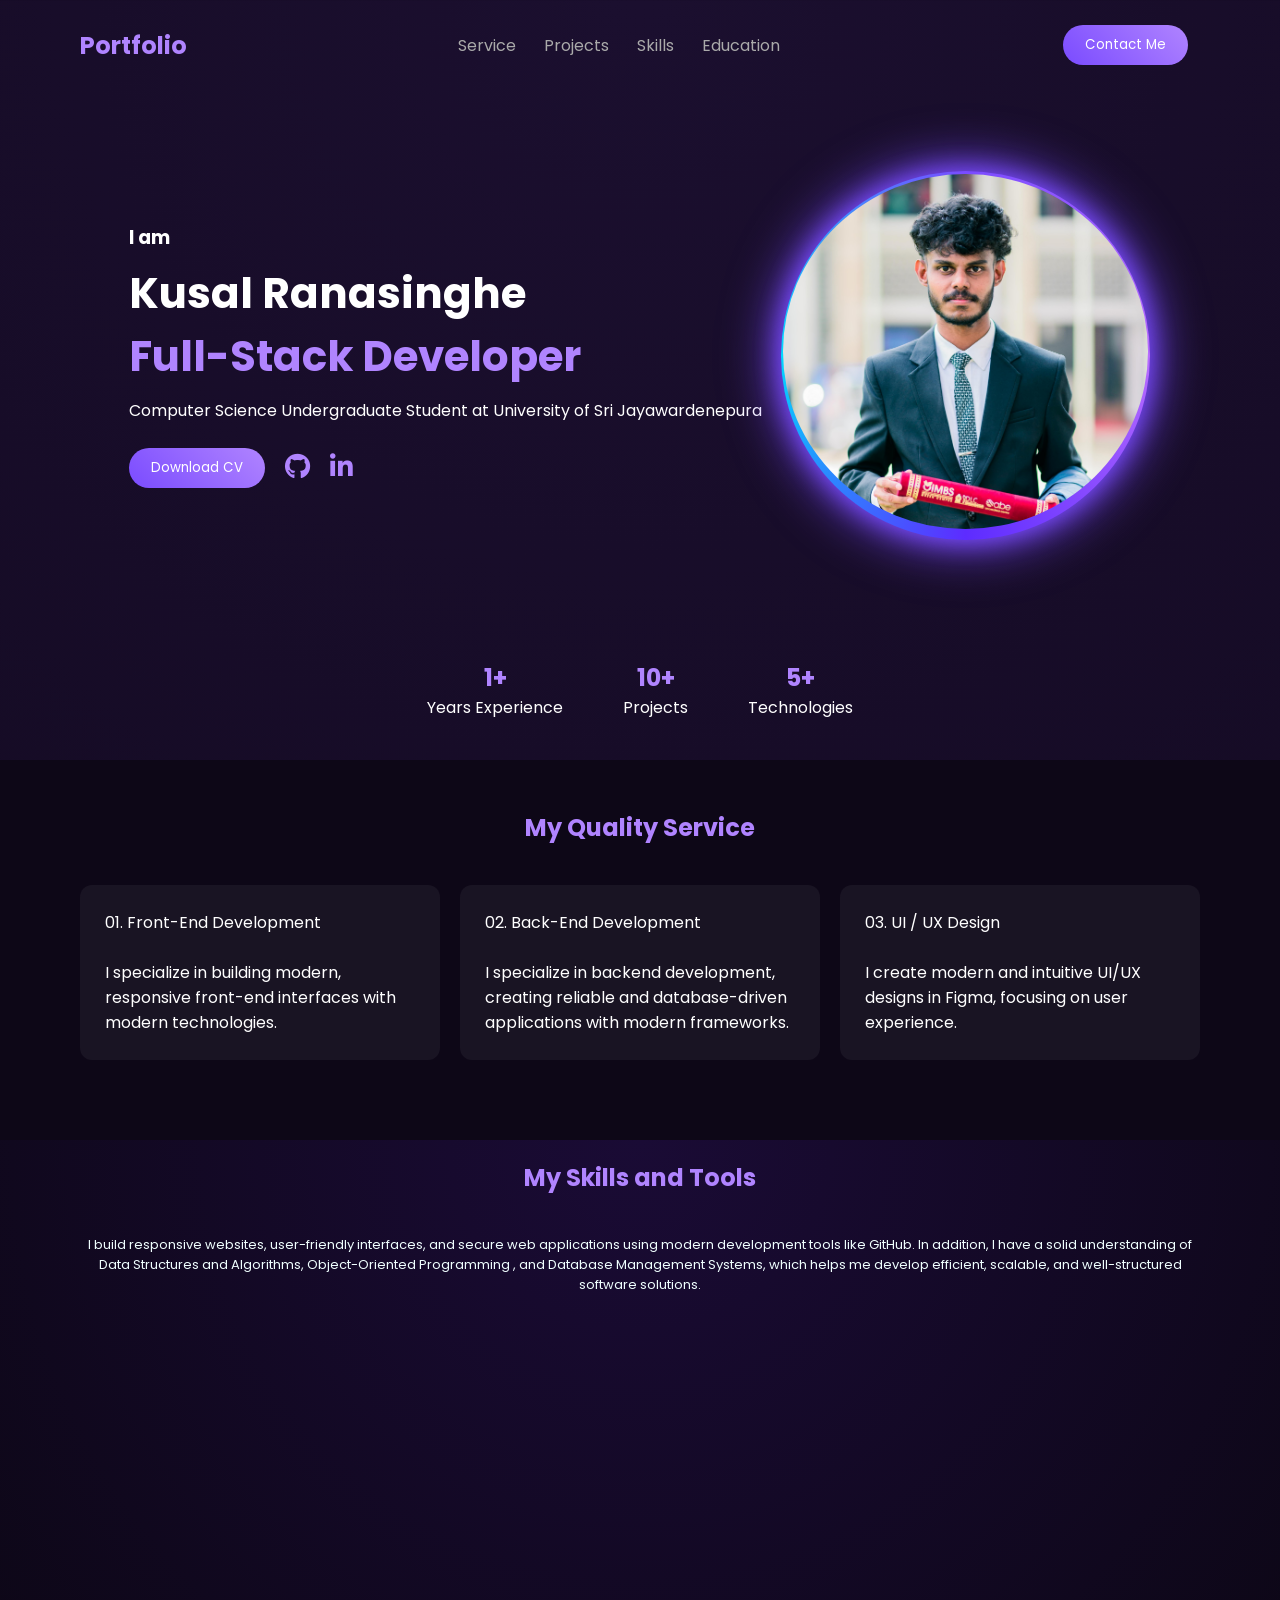
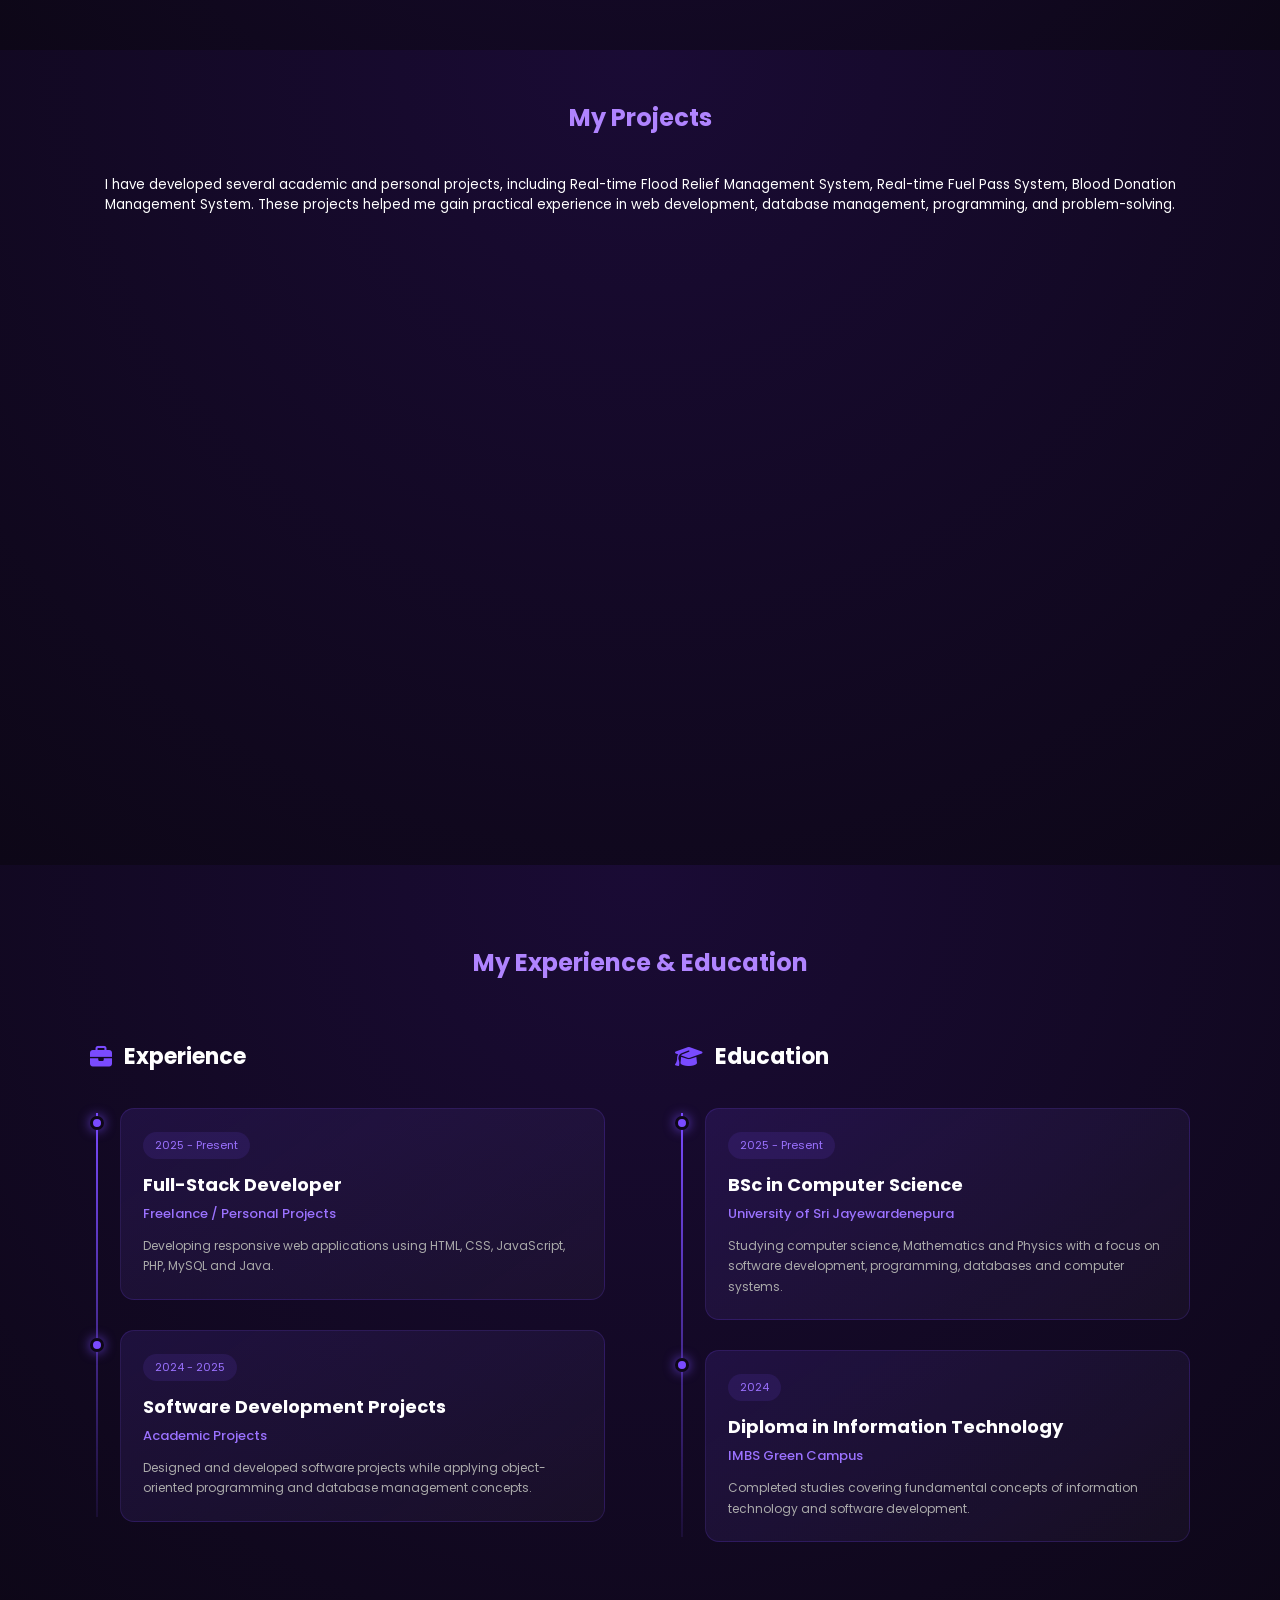
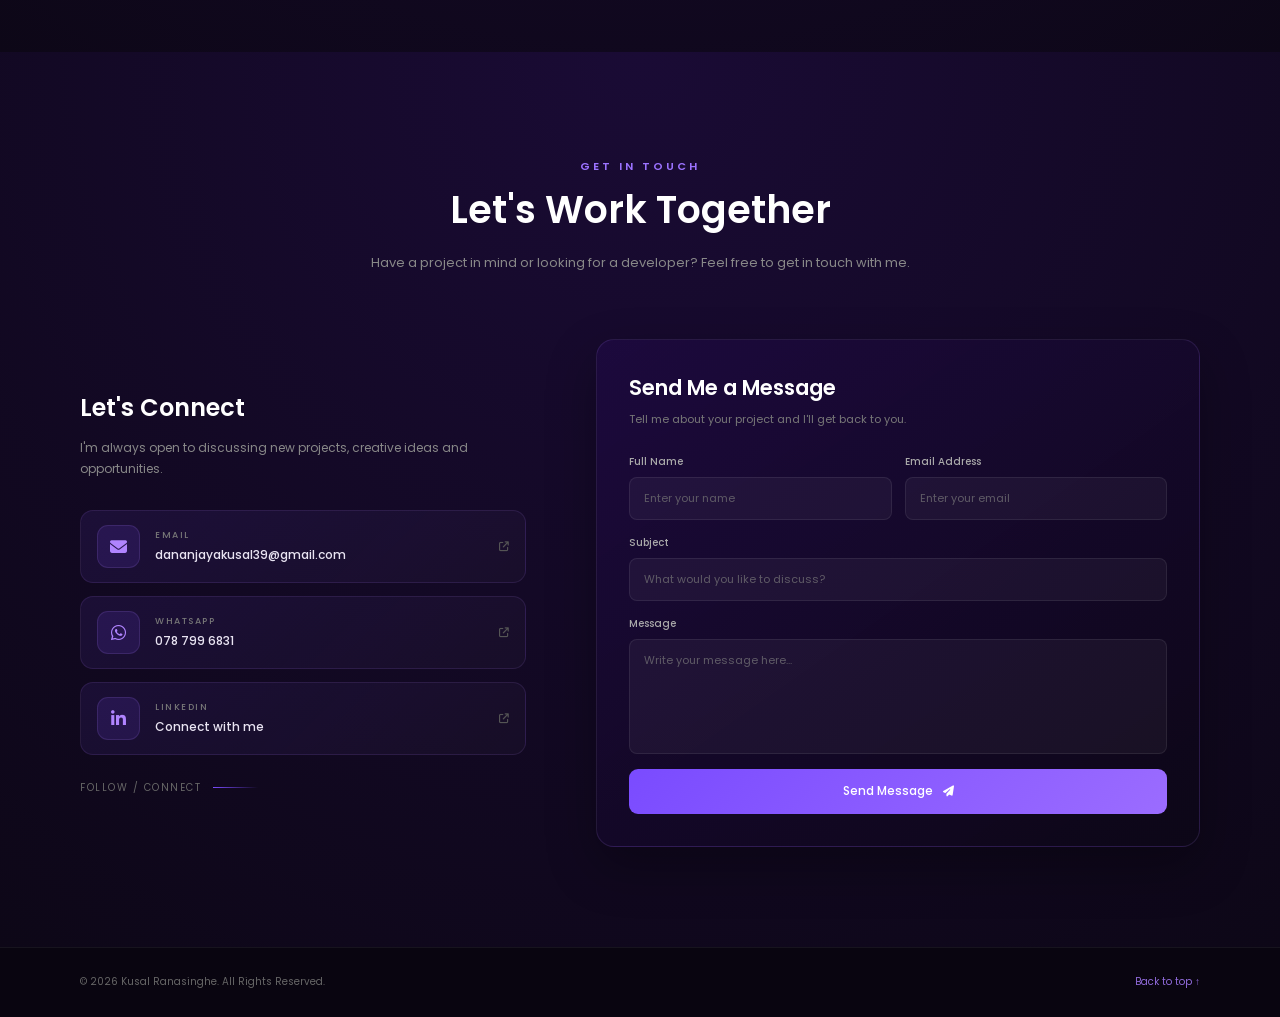
<file: index.html>
<!DOCTYPE html>
<html lang="en">

<head>
    <meta charset="UTF-8">
    <title>Portfolio</title>
    <link rel="stylesheet" href="styles.css">
    <link rel="preconnect" href="https://fonts.googleapis.com">
    <link rel="stylesheet" href="https://cdnjs.cloudflare.com/ajax/libs/font-awesome/6.5.0/css/all.min.css">

    <link href="https://fonts.googleapis.com/css2?family=Poppins:wght@300;400;600;700&display=swap" rel="stylesheet">
</head>

<body>

    <!-- NAVBAR -->
    <header class="navbar">
        <h2 class="logo">Portfolio</h2>
        <nav>
            <a href="#services">Service</a>
            <a href="#projects">Projects</a>
            <a href="#skills">Skills</a>
            <a href="#experience">Education</a>

        </nav>
        <a href="#contacts"><button class="btn">Contact Me</button></a>
    </header>

    <!-- HERO -->
    <section class="hero">
        <div class="hero-text">
            <h3>I am </h3>
            <h1>Kusal Ranasinghe<br><span>Full-Stack Developer </span></h1>
            <p>Computer Science Undergraduate Student at University of Sri Jayawardenepura</p> <br>
            <div class="cv" style="display: flex; ">
                <button class="btn" onclick="downloadCV()">Download CV</button>
                <a href="https://github.com/Kusalranasinghe" target="_blank" class="social-icon">
                    <i class="fab fa-github"></i>
                </a>

                <a href="https://linkedin.com/in/Kusalranasinghe" target="_blank" class="social-icon">
                    <i class="fab fa-linkedin-in"></i>
                </a>
            </div>
        </div>
        <div class="hero-img">
            <div class="avatar"><img src="images/my.JPG" style="width: 350px; height: 350px;  border-radius: 50%;"
                    alt=""></div>
        </div>
    </section>

    <!-- STATS -->
    <section class="stats">
        <div>



            <h2>1+</h2>
            <p>Years Experience</p>
        </div>
        <div>
            <h2>10+</h2>
            <p>Projects</p>
        </div>
        <div>
            <h2>5+</h2>



            <p>Technologies</p>
        </div>
    </section>

    <!-- SERVICES -->

    <section class="section" style="padding-top: 50px; background-color: #0d0717;" id="services">
        <h2 class="title">My Quality Service</h2>
        <div class="services">
            <div class="card">01. Front-End Development <br><br>
                <p>I specialize in building modern, responsive front-end interfaces with modern technologies.</p>
            </div>
            <div class="card">02. Back-End Development <br><br>
                <p>I specialize in backend development, creating reliable and database-driven applications with modern
                    frameworks.</p>
            </div>
            <div class="card">03. UI / UX Design <br><br>
                <p>I create modern and intuitive UI/UX designs in Figma, focusing on user experience.</p>
            </div>
        </div>
    </section>

    <!-- SKILLS -->

    <section class="section" id="skills" style=" padding-top: 20px;">
        <h2 class="title">My Skills and Tools</h2>
        <p style="color: azure; font-size: small; text-align: center; padding-bottom: 30px;">I build responsive
            websites, user-friendly interfaces, and secure web applications using modern
            development tools like GitHub. In addition, I have a solid understanding of
            Data Structures and Algorithms, Object-Oriented Programming , and Database
            Management Systems, which helps me develop efficient, scalable, and
            well-structured software solutions.
        </p>
        <div class="skills">
            <div class="card"><img src="images/html.png" alt="html"><br>

            </div>
            <div class="card"><img src="images/css.png" alt="css"><br>

            </div>
            <div class="card"><img src="images/js.png" alt="javascript"><br>

            </div>
            <div class="card"><img src="images/php.png" alt="php"><br>

            </div>
            <div class="card"><img src="images/mysql.png" alt="mysql"><br>

            </div>
            <div class="card"><img src="images/c.png" alt="c"><br>

            </div>
            <div class="card"><img src="images/figma.png" alt="figma"><br>

            </div>
            <div class="card"><img src="images/java.png" alt="java"><br>

            </div>
            <div class="card"><img src="images/spring-boot-logo.png" alt="figma"><br>

            </div>
            <div class="card"><img src="images/react.png" alt="figma"><br>


            </div>
           

        </div>
    </section>



    <!-- PROJECTS -->

    <section class="section" style="padding-top: 50px; background-color: #0d0717;" id="projects">
        <h2 class="title">My Projects</h2>
        <p style="font-size: smaller; text-align: center; padding-bottom: 50px;">I have developed several academic and
            personal projects, including Real-time Flood Relief Management System, Real-time Fuel Pass System, Blood
            Donation Management System.
            These projects helped me gain practical experience in web development, database
            management, programming, and problem-solving.</p>





        <div class="projects">

            <div class="project-card">
                <h3>Flood Relief Support Center</h3>
                <img src="images/flood-reilief.jpg" alt="Flood Relief Support Center" class="project-image">
                <p>A web-based system designed to manage flood relief operations, including donor registrations,
                    resource allocation, and disaster response coordination.</p>
                <div class="icons" style="padding-top: 20px;">
                    <i class="fab fa-html5 tech-icon"></i>
                    <i class="fab fa-css3-alt tech-icon"></i>
                    <i class="fab fa-js tech-icon"></i>
                    <i class="fab fa-php tech-icon"></i>
                    <i class="fas fa-database tech-icon"></i>
                </div>
                <button><a href="">Live Demo
                        ></a></button>
                <button><a href="https://github.com/Kusalranasinghe/Flood-Relief-Management-System">See More
                        ></a></button>
            </div>

            <div class="project-card">
                <h3>FuelGo</h3>

                <img src="images/fuelgo.jpg" alt="FuelGo" class="project-image">

                <p>Real-time Solution for Fuel crisis, FuelPass and fuel stations management system. including live
                    tracking, find available fuel stations, QR code scanning and reporting. </p>

                <div class="icons" style="padding-top: 20px;">
                    <i class="fab fa-html5 tech-icon"></i>
                    <i class="fab fa-css3-alt tech-icon"></i>
                    <i class="fab fa-js tech-icon"></i>
                    <i class="fab fa-java tech-icon"></i>
                    <i class="fas fa-database tech-icon"></i>
                </div>
                <button><a href="">Live Demo
                        ></a></button>
                <button><a href="https://github.com/Kusalranasinghe/FuelGo">See More
                        ></a></button>


            </div>


            <div class="project-card">
                <h3>Apex Blood Registry</h3>

                <img src="images/blood.png" alt="Apex Blood Registry" class="project-image">

                <p> Apex Blood Registry helps organize blood donation data efficiently and improves communication
                    between donors and
                    administrators using PHP and MySQL.</p>
                <div class="icons" style="padding-top: 20px;">
                    <i class="fab fa-html5 tech-icon"></i>
                    <i class="fab fa-css3-alt tech-icon"></i>
                    <i class="fab fa-js tech-icon"></i>
                    <i class="fab fa-php tech-icon"></i>
                    <i class="fas fa-database tech-icon"></i>
                </div>

                <button><a href="https://github.com/Kusalranasinghe/Blood-Donation-Management-System">See More
                        ></a></button>
            </div>

        </div>
    </section>

    <!-- EXPERIENCE -->
    <section class="section experience-section" id="experience">

    <h2 class="title">My Experience & Education</h2>

    <div class="experience-education">

        <!-- Experience -->
        <div class="timeline-column">

            <h3 class="timeline-heading">
                <i class="fas fa-briefcase"></i>
                Experience
            </h3>

            <div class="timeline">

                <div class="timeline-item">
                    <div class="timeline-dot"></div>

                    <div class="timeline-card">
                        <span class="timeline-date">2025 - Present</span>

                        <h3>Full-Stack Developer</h3>
                        <h4>Freelance / Personal Projects</h4>

                        <p>
                            Developing responsive web applications using
                            HTML, CSS, JavaScript, PHP, MySQL and Java.
                        </p>
                    </div>
                </div>

                <div class="timeline-item">
                    <div class="timeline-dot"></div>

                    <div class="timeline-card">
                        <span class="timeline-date">2024 - 2025</span>

                        <h3>Software Development Projects</h3>
                        <h4>Academic Projects</h4>

                        <p>
                            Designed and developed software projects while
                            applying object-oriented programming and database
                            management concepts.
                        </p>
                    </div>
                </div>

            </div>
        </div>


        <!-- Education -->
        <div class="timeline-column">

            <h3 class="timeline-heading">
                <i class="fas fa-graduation-cap"></i>
                Education
            </h3>

            <div class="timeline">

                <div class="timeline-item">
                    <div class="timeline-dot"></div>

                    <div class="timeline-card">
                        <span class="timeline-date">2025 - Present</span>

                        <h3>BSc in Computer Science</h3>
                        <h4>University of Sri Jayewardenepura</h4>

                        <p>
                            Studying computer science, Mathematics and Physics with a focus on software
                            development, programming, databases and computer
                            systems.
                        </p>
                    </div>
                </div>

                <div class="timeline-item">
                    <div class="timeline-dot"></div>

                    <div class="timeline-card">
                        <span class="timeline-date">2024</span>

                        <h3>Diploma in Information Technology</h3>
                        <h4>IMBS Green Campus</h4>

                        <p>
                            Completed studies covering fundamental concepts
                            of information technology and software development.
                        </p>
                    </div>
                </div>

            </div>
        </div>

    </div>

</section>

    
<!-- =========================
     CONTACT SECTION
========================= -->

<section class="contact-section" id="contacts">

    <div class="contact-wrapper">

        <!-- Section Heading -->
        <div class="contact-heading">

            <span class="contact-label">GET IN TOUCH</span>

            <h2>Let's Work Together</h2>

            <p>
                Have a project in mind or looking for a developer?
                Feel free to get in touch with me.
            </p>

        </div>


        <!-- Contact Content -->
        <div class="contact-content">


            <!-- =====================
                 LEFT : CONTACT INFO
            ====================== -->

            <div class="contact-details">

                <h3>Let's Connect</h3>

                <p class="contact-description">
                    I'm always open to discussing new projects,
                    creative ideas and opportunities.
                </p>


                <!-- Email -->
                <a href="mailto:dananjayakusal39@gmail.com"
                   class="contact-item">

                    <div class="contact-icon">
                        <i class="fas fa-envelope"></i>
                    </div>

                    <div class="contact-item-text">
                        <span>Email</span>
                        <strong>dananjayakusal39@gmail.com</strong>
                    </div>

                    <i class="fas fa-arrow-up-right-from-square contact-link-icon"></i>

                </a>


                <!-- WhatsApp -->
                <a href="https://wa.me/94787996831"
                   target="_blank"
                   rel="noopener noreferrer"
                   class="contact-item">

                    <div class="contact-icon">
                        <i class="fab fa-whatsapp"></i>
                    </div>

                    <div class="contact-item-text">
                        <span>WhatsApp</span>
                        <strong>078 799 6831</strong>
                    </div>

                    <i class="fas fa-arrow-up-right-from-square contact-link-icon"></i>

                </a>


                <!-- LinkedIn -->
                <a href="https://www.linkedin.com/in/kusal-ranasinghe-b6a041346/"
                   target="_blank"
                   rel="noopener noreferrer"
                   class="contact-item">

                    <div class="contact-icon">
                        <i class="fab fa-linkedin-in"></i>
                    </div>

                    <div class="contact-item-text">
                        <span>LinkedIn</span>
                        <strong>Connect with me</strong>
                    </div>

                    <i class="fas fa-arrow-up-right-from-square contact-link-icon"></i>

                </a>


                <!-- Social text -->
                <div class="contact-social-text">
                    <span>Follow / Connect</span>

                    <div class="contact-social-line"></div>
                </div>

            </div>



            <!-- =====================
                 RIGHT : CONTACT FORM
            ====================== -->

            <div class="contact-form-box">

                <div class="form-header">
                    <h3>Send Me a Message</h3>

                    <p>
                        Tell me about your project and I'll get back to you.
                    </p>
                </div>


                <form action="mailto:dananjayakusal39@gmail.com"
                      method="post"
                      enctype="text/plain"
                      class="contact-form">


                    <!-- Name + Email -->
                    <div class="form-row">

                        <div class="form-group">

                            <label for="name">
                                Full Name
                            </label>

                            <input
                                type="text"
                                id="name"
                                name="Name"
                                placeholder="Enter your name"
                                required
                            >

                        </div>


                        <div class="form-group">

                            <label for="email">
                                Email Address
                            </label>

                            <input
                                type="email"
                                id="email"
                                name="Email"
                                placeholder="Enter your email"
                                required
                            >

                        </div>

                    </div>


                    <!-- Subject -->
                    <div class="form-group">

                        <label for="subject">
                            Subject
                        </label>

                        <input
                            type="text"
                            id="subject"
                            name="Subject"
                            placeholder="What would you like to discuss?"
                            required
                        >

                    </div>


                    <!-- Message -->
                    <div class="form-group">

                        <label for="message">
                            Message
                        </label>

                        <textarea
                            id="message"
                            name="Message"
                            placeholder="Write your message here..."
                            required
                        ></textarea>

                    </div>


                    <!-- Submit -->
                    <button type="submit"
                            class="send-message-btn">

                        <span>Send Message</span>

                        <i class="fas fa-paper-plane"></i>

                    </button>

                </form>

            </div>

        </div>

    </div>

</section>


<!-- =========================
     FOOTER
========================= -->

<footer class="footer">

    <p>
        © 2026 Kusal Ranasinghe. All Rights Reserved.
    </p>

    <a href="#home">
        Back to top ↑
    </a>

</footer>

    <script src="script.js"></script>

    <script>
const animatedElements = document.querySelectorAll(
    '.skills .card, .project-card'
);

const observer = new IntersectionObserver((entries) => {

    entries.forEach((entry) => {

        if (entry.isIntersecting) {
            entry.target.classList.add('show');
        } else {
            entry.target.classList.remove('show');
        }

    });

}, {
    threshold: 0.1
});

animatedElements.forEach((element) => {
    observer.observe(element);
});
</script>

</body>

</html>
</file>
<file: styles.css>
* {
    margin: 0;
    padding: 0;
    box-sizing: border-box;
    font-family: 'Poppins', sans-serif;
}

body {
    background: radial-gradient(circle at top, #1b0f2f, #050008);
    color: #fff;
}

/* NAVBAR */
.navbar {
    display: flex;
    justify-content: space-between;
    align-items: center;
    padding: 25px 80px;
}

.navbar a {
    color: #aaa;
    margin: 0 12px;
    text-decoration: none;
}

.navbar a:hover {
    color: #fff;
    transition: 0.3s;
}

.logo {
    color: #b084ff;
}

.btn {
    background: linear-gradient(45deg, #7a4bff, #b084ff);
    border: none;
    padding: 10px 22px;
    border-radius: 20px;
    color: #fff;
    cursor: pointer;
}

.btn:hover {
    background: linear-gradient(45deg, #b084ff, #7a4bff);
    transition: 0.5s;
    transform: scale(1.1);
}

/* HERO */
.hero {
    display: flex;
    justify-content:space-around;
    padding: 80px;
    align-items: center;
}

.hero-text h1 {
    font-size: 42px;
    margin: 10px 0;
}

.hero-text span {
    color: #b084ff;
}

.hero-img {
    margin-left: -80px; 
}


/* STATS */
.stats {
    display: flex;
    justify-content: center;
    gap: 60px;
    padding: 40px;
    text-align: center;
}

.stats h2 {
    color: #b084ff;
}

.social-icon {
   color: #b084ff;
   padding-left: 20px;
   font-size: 26px;
}

.social-icon:hover {
    transform: scale(1.1);
    transition: 1s;
}

/* SECTIONS */
.section {
    padding: 80px;
    align-items: center;
}

.title {
    text-align: center;
    margin-bottom: 40px;
    color: #b084ff;
}

/* SERVICES */
.services {
    display: grid;
    grid-template-columns: repeat(auto-fit, minmax(220px, 1fr));
    gap: 20px;
}

.skills {
    display: grid;
    grid-template-columns: repeat(5, 1fr);
    gap: 25px;
    max-width: 1000px;
    margin: 0 auto;
}

.skills .card {
    height: 110px;
    padding: 5px;
    padding-top: 20px;
    padding-bottom: 20px;
    background: linear-gradient(135deg, #0a0123, #170133);
    border-radius: 12px;

    display: flex;
    flex-direction: column;
    align-items: center;
    justify-content: center;

    text-align: center;
}

.skills .card img {
    width: 100px !important;
    height: 100px !important;
    padding-top: 20px;
    object-fit: contain;

    display: block;
    margin: 0 0 0 0;
}

.card {
    background: rgba(255,255,255,0.05);
    padding: 25px;
    border-radius: 12px;
    transition: 0.3s;
}

.card img:hover {
    transform: scale(1.1);
    transition: 0.3s;
}

/* PROJECTS */
.projects {
    display: grid;
    grid-template-columns: repeat(3, 1fr);
    gap: 25px;
}

.project-card {
    height: 520px;
    width: 400px;

    background: linear-gradient(135deg, #0a0123, #120129);
    border-radius: 16px;
    padding: 20px;
    color: beige;
    text-align: left;
}

.project-card p {
    font-size: 14px;
    margin-top: 20px;
}

.project-card h3 {
    margin-bottom: 20px;
}

.project-card button {
    margin-top: 20px;
    padding: 8px 16px;
    background: #b084ff;
    border: none;
    border-radius: 8px;
    color: #fff;
    cursor: pointer;
    margin-right: 7px;
}

.project-card a {
    color: #fff;
    text-decoration: none;
}

.project-card button:hover {
    background: #7a4bff;
    transition: 0.3s;
    transform: scale(1.05);
}

.project-card .tech-icon {
    font-size: 40px;
    margin-right: 10px;
    margin-bottom: 10px;
    color: #fff;
    
}


/* EXPERIENCE */
.two-col {
    display: grid;
    grid-template-columns: 1fr 1fr;
    gap: 40px;
}

/* =====================================================
   CONTACT SECTION
===================================================== */

.contact-section {
    position: relative;

    width: 100%;

    padding: 100px 80px;

    background:
        radial-gradient(
            circle at 20% 50%,
            rgba(122, 75, 255, 0.08),
            transparent 35%
        ),
        #0d0717;
}


/* =====================================================
   CONTACT WRAPPER
===================================================== */

.contact-wrapper {
    max-width: 1150px;

    margin: 0 auto;
}


/* =====================================================
   CONTACT HEADING
===================================================== */

.contact-heading {
    max-width: 650px;

    margin: 0 auto 65px;

    text-align: center;
}


.contact-label {
    display: inline-block;

    color: #9b72ff;

    font-size: 11px;

    font-weight: 600;

    letter-spacing: 3px;

    margin-bottom: 12px;
}


.contact-heading h2 {
    color: #ffffff;

    font-size: 38px;

    font-weight: 600;

    line-height: 1.2;

    margin: 0;
}


.contact-heading p {
    color: #888;

    font-size: 13px;

    line-height: 1.8;

    max-width: 570px;

    margin: 18px auto 0;
}


/* =====================================================
   MAIN CONTACT CONTENT
===================================================== */

.contact-content {

    display: grid;

    grid-template-columns: 0.85fr 1.15fr;

    gap: 70px;

    align-items: center;
}


/* =====================================================
   LEFT CONTACT DETAILS
===================================================== */

.contact-details {
    width: 100%;
}


.contact-details h3 {
    color: #ffffff;

    font-size: 24px;

    font-weight: 600;

    margin-bottom: 12px;
}


.contact-description {
    color: #888;

    font-size: 12px;

    line-height: 1.8;

    max-width: 400px;

    margin-bottom: 30px;
}


/* =====================================================
   CONTACT ITEM
===================================================== */

.contact-item {

    position: relative;

    width: 100%;

    min-height: 72px;

    display: flex;

    align-items: center;

    gap: 15px;

    padding: 14px 16px;

    margin-bottom: 13px;

    text-decoration: none;

    background:
        linear-gradient(
            135deg,
            rgba(122, 75, 255, 0.10),
            rgba(255, 255, 255, 0.025)
        );

    border: 1px solid rgba(176, 132, 255, 0.12);

    border-radius: 13px;

    overflow: hidden;

    transition:
        transform 0.3s ease,
        border-color 0.3s ease,
        box-shadow 0.3s ease,
        background 0.3s ease;
}


.contact-item::before {

    content: "";

    position: absolute;

    left: 0;
    top: 0;

    width: 2px;
    height: 100%;

    background: #7a4bff;

    transform: scaleY(0);

    transform-origin: bottom;

    transition: transform 0.3s ease;
}


.contact-item:hover {

    transform: translateX(7px);

    border-color: rgba(176, 132, 255, 0.4);

    background:
        linear-gradient(
            135deg,
            rgba(122, 75, 255, 0.15),
            rgba(255, 255, 255, 0.035)
        );

    box-shadow:
        0 10px 30px rgba(0, 0, 0, 0.25),
        0 0 20px rgba(122, 75, 255, 0.08);
}


.contact-item:hover::before {
    transform: scaleY(1);
}


/* =====================================================
   CONTACT ICON
===================================================== */

.contact-icon {

    width: 43px;
    height: 43px;

    min-width: 43px;

    display: flex;

    align-items: center;
    justify-content: center;

    border-radius: 11px;

    background:
        rgba(122, 75, 255, 0.13);

    border: 1px solid rgba(176, 132, 255, 0.15);

    color: #b084ff;

    font-size: 17px;

    transition:
        transform 0.3s ease,
        background 0.3s ease;
}


.contact-item:hover .contact-icon {

    transform: scale(1.08);

    background:
        rgba(122, 75, 255, 0.25);
}


/* =====================================================
   CONTACT TEXT
===================================================== */

.contact-item-text {

    display: flex;

    flex-direction: column;

    min-width: 0;

    gap: 4px;
}


.contact-item-text span {

    color: #777;

    font-size: 9px;

    font-weight: 500;

    letter-spacing: 1.5px;

    text-transform: uppercase;
}


.contact-item-text strong {

    color: #e9e4f2;

    font-size: 12px;

    font-weight: 500;

    overflow: hidden;

    text-overflow: ellipsis;

    white-space: nowrap;
}


/* =====================================================
   ARROW
===================================================== */

.contact-link-icon {

    margin-left: auto;

    color: #555;

    font-size: 10px;

    transition:
        color 0.3s ease,
        transform 0.3s ease;
}


.contact-item:hover .contact-link-icon {

    color: #b084ff;

    transform: translate(3px, -3px);
}


/* =====================================================
   SOCIAL LINE
===================================================== */

.contact-social-text {

    display: flex;

    align-items: center;

    gap: 12px;

    margin-top: 25px;
}


.contact-social-text span {

    color: #666;

    font-size: 10px;

    text-transform: uppercase;

    letter-spacing: 1.5px;
}


.contact-social-line {

    width: 45px;

    height: 1px;

    background:
        linear-gradient(
            90deg,
            #7a4bff,
            transparent
        );
}


/* =====================================================
   CONTACT FORM BOX
===================================================== */

.contact-form-box {

    width: 100%;

    padding: 32px;

    background:
        linear-gradient(
            145deg,
            rgba(30, 10, 65, 0.82),
            rgba(13, 7, 23, 0.96)
        );

    border: 1px solid rgba(176, 132, 255, 0.14);

    border-radius: 18px;

    box-shadow:
        0 20px 50px rgba(0, 0, 0, 0.3);

    transition:
        border-color 0.3s ease,
        box-shadow 0.3s ease;
}


.contact-form-box:hover {

    border-color:
        rgba(176, 132, 255, 0.25);

    box-shadow:
        0 20px 50px rgba(0, 0, 0, 0.35),
        0 0 25px rgba(122, 75, 255, 0.06);
}


/* =====================================================
   FORM HEADER
===================================================== */

.form-header {
    margin-bottom: 25px;
}


.form-header h3 {

    color: #ffffff;

    font-size: 21px;

    font-weight: 600;

    margin-bottom: 7px;
}


.form-header p {

    color: #777;

    font-size: 11px;

    line-height: 1.7;
}


/* =====================================================
   FORM
===================================================== */

.contact-form {

    width: 100%;

    margin: 0;
}


/* =====================================================
   FORM ROW
===================================================== */

.form-row {

    display: grid;

    grid-template-columns: 1fr 1fr;

    gap: 13px;
}


/* =====================================================
   FORM GROUP
===================================================== */

.form-group {

    width: 100%;

    margin-bottom: 15px;
}


.form-group label {

    display: block;

    color: #aaa;

    font-size: 10px;

    font-weight: 500;

    margin-bottom: 7px;
}


/* =====================================================
   INPUTS
===================================================== */

.contact-form input,
.contact-form textarea {

    width: 100%;

    display: block;

    padding: 12px 14px;

    margin: 0;

    background:
        rgba(255, 255, 255, 0.045);

    border: 1px solid rgba(255, 255, 255, 0.08);

    border-radius: 8px;

    outline: none;

    color: #ffffff;

    font-family: inherit;

    font-size: 11px;

    transition:
        border-color 0.3s ease,
        background 0.3s ease,
        box-shadow 0.3s ease;
}


.contact-form input {

    height: 43px;
}


.contact-form textarea {

    height: 115px;

    resize: none;

    line-height: 1.6;
}


/* =====================================================
   PLACEHOLDER
===================================================== */

.contact-form input::placeholder,
.contact-form textarea::placeholder {

    color: #5f5b66;
}


/* =====================================================
   INPUT FOCUS
===================================================== */

.contact-form input:focus,
.contact-form textarea:focus {

    border-color:
        rgba(122, 75, 255, 0.7);

    background:
        rgba(122, 75, 255, 0.045);

    box-shadow:
        0 0 0 3px rgba(122, 75, 255, 0.07);
}


/* =====================================================
   SEND BUTTON
===================================================== */

.send-message-btn {

    width: 100%;

    height: 45px;

    display: flex;

    align-items: center;
    justify-content: center;

    gap: 10px;

    margin-top: 3px;

    border: none;

    border-radius: 9px;

    background:
        linear-gradient(
            135deg,
            #7a4bff,
            #9b6cff
        );

    color: #ffffff;

    font-family: inherit;

    font-size: 12px;

    font-weight: 500;

    cursor: pointer;

    transition:
        transform 0.3s ease,
        box-shadow 0.3s ease,
        filter 0.3s ease;
}


.send-message-btn i {

    font-size: 11px;

    transition:
        transform 0.3s ease;
}


.send-message-btn:hover {

    transform: translateY(-3px);

    filter: brightness(1.08);

    box-shadow:
        0 10px 25px rgba(122, 75, 255, 0.3);
}


.send-message-btn:hover i {

    transform: translateX(4px) rotate(-10deg);
}


/* =====================================================
   FOOTER
===================================================== */

.footer {

    min-height: 70px;

    padding: 20px 80px;

    display: flex;

    align-items: center;
    justify-content: space-between;

    border-top: 1px solid rgba(255, 255, 255, 0.06);

    background: #090510;
}


.footer p {

    color: #666;

    font-size: 10px;
}


.footer a {

    color: #8f6ad9;

    font-size: 10px;

    text-decoration: none;

    transition: color 0.3s ease;
}


.footer a:hover {

    color: #b084ff;
}


/* =====================================================
   TABLET
===================================================== */

@media (max-width: 950px) {

    .contact-section {

        padding: 80px 40px;
    }


    .contact-content {

        grid-template-columns: 1fr;

        gap: 40px;

        max-width: 700px;

        margin: auto;
    }


    .contact-details {

        max-width: 600px;

        margin: auto;
    }


    .contact-form-box {

        max-width: 700px;

        margin: auto;
    }
}


/* =====================================================
   MOBILE
===================================================== */

@media (max-width: 600px) {

    .contact-section {

        padding: 70px 20px;
    }


    .contact-heading {

        margin-bottom: 40px;
    }


    .contact-heading h2 {

        font-size: 29px;
    }


    .contact-heading p {

        font-size: 11px;
    }


    .contact-content {

        gap: 35px;
    }


    .contact-details h3 {

        font-size: 21px;
    }


    .contact-form-box {

        padding: 22px 18px;

        border-radius: 14px;
    }


    .form-row {

        grid-template-columns: 1fr;

        gap: 0;
    }


    .contact-item {

        min-height: 68px;

        padding: 12px;
    }


    .contact-item-text strong {

        font-size: 11px;
    }


    .footer {

        padding: 18px 20px;

        flex-direction: column;

        gap: 10px;

        text-align: center;
    }
}


/* =====================================================
   SMALL MOBILE
===================================================== */

@media (max-width: 400px) {

    .contact-heading h2 {

        font-size: 26px;
    }


    .contact-form-box {

        padding: 20px 15px;
    }


    .contact-item-text strong {

        max-width: 190px;
    }
}

.project-image {
    width: 100%;
    height: 200px;
    object-fit: cover;
    border-radius: 10px;
    margin-top: 15px;
    margin-bottom: 5px;
    display: block;

}

@media (max-width: 900px) {
    .skills {
        grid-template-columns: repeat(3, 1fr);
    }
}

@media (max-width: 600px) {
    .skills {
        grid-template-columns: repeat(2, 1fr);
    }
}

/* =========================
   MY QUALIFICATIONS
========================= */

.qualifications-section {
    background: #0d0717;
    padding-top: 70px;
}


/* Certificate container */

.certificates {
    max-width: 900px;
    margin: 55px auto 0;

    display: grid;
    grid-template-columns: repeat(2, 400px);

    gap: 30px;

    justify-content: center;
}


/* =========================
   CERTIFICATE CARD
========================= */

.certificate-card {
    position: relative;

    width: 400px;
    min-height: 470px;

    padding: 15px;

    border-radius: 18px;

    background:
        linear-gradient(
            145deg,
            rgba(30, 10, 65, 0.95),
            rgba(13, 7, 23, 0.98)
        );

    border: 1px solid rgba(176, 132, 255, 0.18);

    box-shadow:
        0 15px 35px rgba(0, 0, 0, 0.25);

    overflow: hidden;

    transition:
        transform 0.35s ease,
        box-shadow 0.35s ease,
        border-color 0.35s ease;
}


/* Top glowing line */

.certificate-card::before {
    content: "";

    position: absolute;

    top: 0;
    left: 10%;

    width: 80%;
    height: 2px;

    background: linear-gradient(
        90deg,
        transparent,
        #9b6cff,
        transparent
    );

    opacity: 0.7;
}


/* Hover */

.certificate-card:hover {
    transform: translateY(-10px);

    border-color: rgba(176, 132, 255, 0.5);

    box-shadow:
        0 20px 45px rgba(0, 0, 0, 0.4),
        0 0 30px rgba(122, 75, 255, 0.15);
}


/* =========================
   CERTIFICATE IMAGE
========================= */

.certificate-image {
    position: relative;

    width: 100%;
    height: 220px;

    overflow: hidden;

    border-radius: 12px;
}


.certificate-image img {
    width: 100%;
    height: 100%;

    object-fit: cover;

    display: block;

    transition:
        transform 0.5s ease,
        filter 0.5s ease;
}


.certificate-card:hover .certificate-image img {
    transform: scale(1.05);
    filter: brightness(1.08);
}


/* Certificate badge */

.certificate-badge {
    position: absolute;

    top: 12px;
    right: 12px;

    padding: 5px 10px;

    border-radius: 20px;

    background: rgba(13, 7, 23, 0.85);

    border: 1px solid rgba(176, 132, 255, 0.4);

    color: #c7a9ff;

    font-size: 10px;

    backdrop-filter: blur(8px);
}


/* =========================
   CONTENT
========================= */

.certificate-content {
    padding: 18px 8px 5px;

    text-align: left;
}


.certificate-type {
    color: #9b72ff;

    font-size: 11px;

    font-weight: 600;

    text-transform: uppercase;

    letter-spacing: 1.5px;
}


.certificate-content h3 {
    color: #fff;

    font-size: 18px;

    line-height: 1.4;

    margin-top: 8px;

    transition: color 0.3s ease;
}


.certificate-card:hover .certificate-content h3 {
    color: #b084ff;
}


.certificate-content p {
    color: #999;

    font-size: 11px;

    line-height: 1.8;

    margin-top: 12px;
}


.certificate-content strong {
    color: #c3b8d8;

    font-weight: 500;
}


/* =========================
   VIEW CERTIFICATE BUTTON
========================= */

.certificate-btn {
    display: inline-flex;

    align-items: center;

    gap: 8px;

    margin-top: 20px;

    padding: 9px 17px;

    border-radius: 8px;

    background: rgba(122, 75, 255, 0.12);

    border: 1px solid rgba(122, 75, 255, 0.3);

    color: #c5a8ff;

    text-decoration: none;

    font-size: 12px;

    transition:
        background 0.3s ease,
        transform 0.3s ease,
        border-color 0.3s ease;
}


.certificate-btn span {
    font-size: 16px;

    transition: transform 0.3s ease;
}


.certificate-btn:hover {
    background: #7a4bff;

    border-color: #7a4bff;

    color: #fff;

    transform: translateX(3px);
}


.certificate-btn:hover span {
    transform: translateX(4px);
}

@media (max-width: 850px) {

    .certificates {
        grid-template-columns: 1fr;

        justify-items: center;

        gap: 25px;
    }

    .certificate-card {
        width: min(400px, 100%);
    }
}


@media (max-width: 450px) {

    .qualifications-section {
        padding-left: 20px;
        padding-right: 20px;
    }

    .certificate-card {
        width: 100%;
        min-height: 450px;
    }

    .certificate-image {
        height: 190px;
    }

    .certificate-content h3 {
        font-size: 16px;
    }
}

/* =========================
   MOBILE RESPONSIVE
   ========================= */

/* Tablets */
@media (max-width: 1000px) {

    .navbar {
        padding: 20px 40px;
    }

    .hero {
        padding: 60px 40px;
        gap: 40px;
    }

    .hero-text h1 {
        font-size: 36px;
    }

    .hero-img {
        margin-left: 0;
    }

    .hero-img img {
        width: 280px !important;
        height: 280px !important;
    }

    .projects {
        grid-template-columns: repeat(2, 1fr);
        justify-items: center;
    }

    .project-card {
        width: 100%;
        max-width: 400px;
    }

    .skills {
        grid-template-columns: repeat(3, 1fr);
    }

    .certificates {
        grid-template-columns: repeat(2, 1fr);
        justify-items: center;
    }
}


/* Mobile */
@media (max-width: 700px) {

    /* NAVBAR */
    /* NAVBAR */
    .navbar {
        display: flex;
        flex-direction: row;
        justify-content: space-between;
        align-items: center;
        padding: 18px 20px;
    }

    .logo {
        font-size: 22px;
    }

    /* Hide navigation links on mobile */
    .navbar nav {
        display: none;
    }

    .navbar .btn {
        padding: 8px 16px;
        font-size: 13px;
        margin: 0;
    }

    /* HERO */
    .hero {
        display: flex;
        flex-direction: column;
        text-align: center;
        padding: 50px 20px;
        gap: 40px;
    }

    .hero-text {
        width: 100%;
    }

    .hero-text h3 {
        font-size: 20px;
    }

    .hero-text h1 {
        font-size: 32px;
        line-height: 1.3;
    }

    .hero-text p {
        font-size: 14px;
    }

    .hero-img {
        order: -1;
        margin-left: 0;
    }

    .hero-img img {
        width: 250px !important;
        height: 250px !important;
    }

     .hero-text {
        order: 1;
    }

    .cv {
        justify-content: center;
        align-items: center;
    }


    /* STATS */
    .stats {
        display: grid;
        grid-template-columns: repeat(3, 1fr);
        gap: 10px;
        padding: 30px 15px;
    }

    .stats h2 {
        font-size: 24px;
    }

    .stats p {
        font-size: 11px;
    }


    /* SECTIONS */
    .section {
        padding: 60px 20px;
    }

    .title {
        font-size: 26px;
        margin-bottom: 30px;
    }


    /* SERVICES */
    .services {
        grid-template-columns: 1fr;
        gap: 15px;
    }

    .services .card {
        text-align: center;
    }


    /* SKILLS */
    .skills {
        grid-template-columns: repeat(2, 1fr);
        gap: 15px;
    }

    .skills .card {
        height: 160px;
        padding: 15px;
    }

    .skills .card img {
        width: 100px !important;
        height: 100px !important;
    }

    .skills .card h5 {
        font-size: 13px;
    }


    /* PROJECTS */
    .projects {
        grid-template-columns: 1fr;
        gap: 20px;
    }

    .project-card {
        width: 100%;
        max-width: 400px;
        height: auto;
        min-height: 350px;
        padding: 20px;
    }

    .project-card h3 {
        font-size: 20px;
    }

    .project-card p {
        font-size: 13px;
        line-height: 1.6;
    }

    .project-card .tech-icon {
        font-size: 30px;
        margin-right: 6px;
    }


    /* CERTIFICATES */
    .certificates {
        grid-template-columns: 1fr;
        gap: 20px;
        justify-items: center;
    }

    .certificate-card {
        width: 100%;
        max-width: 400px;
        height: auto;
        min-height: 450px;
    }

    .certificate-card .project-image {
        width: 100%;
        height: 200px;
    }

    .certificate-card h3 {
        font-size: 19px;
    }


    /* EXPERIENCE + EDUCATION */
    .two-col {
        grid-template-columns: 1fr;
        gap: 40px;
    }

    .two-col .card {
        font-size: 14px;
        line-height: 1.6;
    }


    /* CONTACT */
    .contact {
        padding: 60px 20px;
    }

    form {
        width: 100%;
    }

    input,
    textarea {
        width: 100%;
    }
}


/* Small Mobile */
@media (max-width: 450px) {

    /* NAVBAR */
    .logo {
        font-size: 22px;
    }

    .navbar nav a {
        font-size: 12px;
        margin: 4px 5px;
    }


    /* HERO */
    .hero {
        padding: 40px 15px;
    }

    .hero-text h1 {
        font-size: 27px;
    }

    .hero-text h3 {
        font-size: 18px;
    }

    .hero-text p {
        font-size: 13px;
    }

    .hero-img img {
        width: 210px !important;
        height: 210px !important;
    }


    /* STATS */
    .stats {
        gap: 5px;
    }

    .stats h2 {
        font-size: 20px;
    }

    .stats p {
        font-size: 9px;
    }


    /* SECTIONS */
    .section {
        padding: 50px 15px;
    }

    .title {
        font-size: 23px;
    }


    /* SKILLS */
    .skills {
        gap: 10px;
    }

    .skills .card {
        height: 145px;
    }

    .skills .card img {
        width: 55px !important;
        height: 55px !important;
    }

    .skills .card h5 {
        font-size: 12px;
    }


    /* PROJECTS */
    .project-card {
        min-height: 0;
        padding: 18px;
    }

    .project-card .tech-icon {
        font-size: 27px;
    }

    .project-card button {
        padding: 7px 12px;
        font-size: 12px;
    }


    /* CERTIFICATES */
    .certificate-card {
        padding: 15px;
    }

    .certificate-card .project-image {
        height: 180px;
    }

    .certificate-card h3 {
        font-size: 17px;
    }


    /* CONTACT */
    .contact {
        padding: 50px 15px;
    }
}

/* =========================
   HERO IMAGE - ANIMATED BORDER
========================= */

.hero-img {
    position: relative;
    width: 370px;
    height: 370px;
    margin-left: -80px;

    display: flex;
    align-items: center;
    justify-content: center;
}

/* Animated outer border */
.hero-img::before {
    content: "";
    position: absolute;
    width: 369px;
    height: 369px;
    border-radius: 50%;

    background: conic-gradient(
        from 0deg,
        #7a4bff,
        #b86cff,
        #5d2cff,
        #00d9ff,
        #7a4bff
    );

    animation: rotateBorder 4s linear infinite;

    filter: drop-shadow(0 0 12px #7a4bff)
            drop-shadow(0 0 25px #7a4bff);

    z-index: 0;
}

/* Inner dark circle - creates border effect */

/* Your actual image */
.hero-img img {
    position: relative;
    z-index: 2;

    width: 365px !important;
    height: 355px !important;

    object-fit: cover;
    border-radius: 50%;


    animation: floatingImage 4s ease-in-out infinite;

    
}

/* =========================
   PROFESSIONAL HERO TEXT ANIMATION
========================= */

.hero-text > * {
    opacity: 0;
    animation: heroTextReveal 0.9s ease-out forwards;
}

/* "I am" */
.hero-text h3 {
    animation-delay: 0.2s;
}

/* Name */
.hero-text h1 {
    animation-delay: 0.4s;
}

/* Job title */
.hero-text h2 {
    animation-delay: 0.6s;
}

/* Description */
.hero-text p {
    animation-delay: 0.8s;
}

/* CV button */
.hero-text .btn {
    animation-delay: 1s;
}

/* Social icons */
.hero-text .social-icons {
    animation-delay: 1.2s;
}


@keyframes heroTextReveal {
    0% {
        opacity: 0;
        transform: translateY(25px);
    }

    100% {
        opacity: 1;
        transform: translateY(0);
    }
}

.hero-text h1 {
    animation: nameReveal 1s ease-out 0.4s forwards;
    opacity: 0;
}

@keyframes nameReveal {
    0% {
        opacity: 0;
        transform: translateX(-30px);
    }

    100% {
        opacity: 1;
        transform: translateX(0);
    }
}

.hero-text h2 {
    animation: developerReveal 1s ease-out 0.6s forwards;
    opacity: 0;
}

@keyframes developerReveal {
    0% {
        opacity: 0;
        transform: translateX(30px);
        letter-spacing: 5px;
    }

    100% {
        opacity: 1;
        transform: translateX(0);
        letter-spacing: normal;
    }
}

/* =========================
   SKILLS ANIMATION
========================= */

/* =========================
   SCROLL REVEAL ANIMATION
========================= */

.skills .card,
.project-card {
    opacity: 0;
    transform: translateY(35px);
    transition:
        opacity 0.4s ease,
        transform 0.4s ease;
}

.skills .card.show,
.project-card.show {
    opacity: 1;
    transform: translateY(0);
}

/* Skills - faster stagger */
.skills .card:nth-child(1) { transition-delay: 0.03s; }
.skills .card:nth-child(2) { transition-delay: 0.06s; }
.skills .card:nth-child(3) { transition-delay: 0.09s; }
.skills .card:nth-child(4) { transition-delay: 0.12s; }
.skills .card:nth-child(5) { transition-delay: 0.15s; }
.skills .card:nth-child(6) { transition-delay: 0.18s; }
.skills .card:nth-child(7) { transition-delay: 0.21s; }
.skills .card:nth-child(8) { transition-delay: 0.24s; }
.skills .card:nth-child(9) { transition-delay: 0.27s; }
.skills .card:nth-child(10) { transition-delay: 0.30s; }

/* Projects - faster */
.project-card:nth-child(1) {
    transition-delay: 0.05s;
}

.project-card:nth-child(2) {
    transition-delay: 0.12s;
}

.project-card:nth-child(3) {
    transition-delay: 0.19s;
}

/* =========================
   HOVER EFFECTS
========================= */

.skills .card:hover {
    transform: translateY(-10px) scale(1.03);
}

.project-card:hover {
    transform: translateY(-10px);
}

.skills .card img,
.project-image {
    transition: transform 0.2s ease;
}

.skills .card:hover img {
    transform: scale(1.1);
}

.project-card:hover .project-image {
    transform: scale(1.05);
}

/* =========================
   EXPERIENCE & EDUCATION
========================= */

.experience-section {
    background: #0d0717;
}

.experience-education {
    max-width: 1100px;
    margin: 60px auto 0;

    display: grid;
    grid-template-columns: 1fr 1fr;
    gap: 70px;
}

.timeline-column {
    position: relative;
}

.timeline-heading {
    color: #fff;
    font-size: 22px;
    margin-bottom: 35px;

    display: flex;
    align-items: center;
    gap: 12px;
}

.timeline-heading i {
    color: #7a4bff;
}


/* Timeline */

.timeline {
    position: relative;
    padding-left: 30px;
}

.timeline::before {
    content: "";
    position: absolute;

    left: 6px;
    top: 5px;
    bottom: 5px;

    width: 2px;

    background: linear-gradient(
        to bottom,
        #7a4bff,
        rgba(122, 75, 255, 0.1)
    );
}


/* Timeline item */

.timeline-item {
    position: relative;
    margin-bottom: 30px;
}


/* Dot */

.timeline-dot {
    position: absolute;

    left: -30px;
    top: 8px;

    width: 14px;
    height: 14px;

    border-radius: 50%;

    background: #7a4bff;

    border: 3px solid #0d0717;

    box-shadow: 0 0 12px rgba(122, 75, 255, 0.8);
}


/* Card */

.timeline-card {
    padding: 22px;

    background: linear-gradient(
        145deg,
        rgba(122, 75, 255, 0.13),
        rgba(255, 255, 255, 0.03)
    );

    border: 1px solid rgba(122, 75, 255, 0.18);

    border-radius: 14px;

    transition:
        transform 0.3s ease,
        border-color 0.3s ease,
        box-shadow 0.3s ease;
}


/* Hover */

.timeline-card:hover {
    transform: translateY(-6px);

    border-color: rgba(122, 75, 255, 0.55);

    box-shadow:
        0 12px 30px rgba(122, 75, 255, 0.15),
        0 0 20px rgba(122, 75, 255, 0.08);
}


/* Date */

.timeline-date {
    display: inline-block;

    padding: 5px 12px;

    border-radius: 20px;

    background: rgba(122, 75, 255, 0.12);

    color: #9b72ff;

    font-size: 11px;

    margin-bottom: 12px;
}


/* Title */

.timeline-card h3 {
    color: #fff;
    font-size: 18px;
    margin-bottom: 6px;
}


/* Institution */

.timeline-card h4 {
    color: #9b72ff;
    font-size: 13px;
    font-weight: 500;

    margin-bottom: 12px;
}


/* Description */

.timeline-card p {
    color: #aaa;
    font-size: 12px;
    line-height: 1.7;
}

@media (max-width: 700px) {

    .experience-education {
        grid-template-columns: 1fr;
        gap: 45px;
        margin-top: 40px;
    }

    .timeline-heading {
        font-size: 20px;
    }

    .timeline-card {
        padding: 18px;
    }

    .timeline-card h3 {
        font-size: 16px;
    }

    .timeline-card p {
        font-size: 11px;
    }
}

#skills,
#projects,
.experience-section,
.contact-section {
    background: radial-gradient(
        circle at top,
        #1a0b35,
        #0d0717
    );
}
</file>
